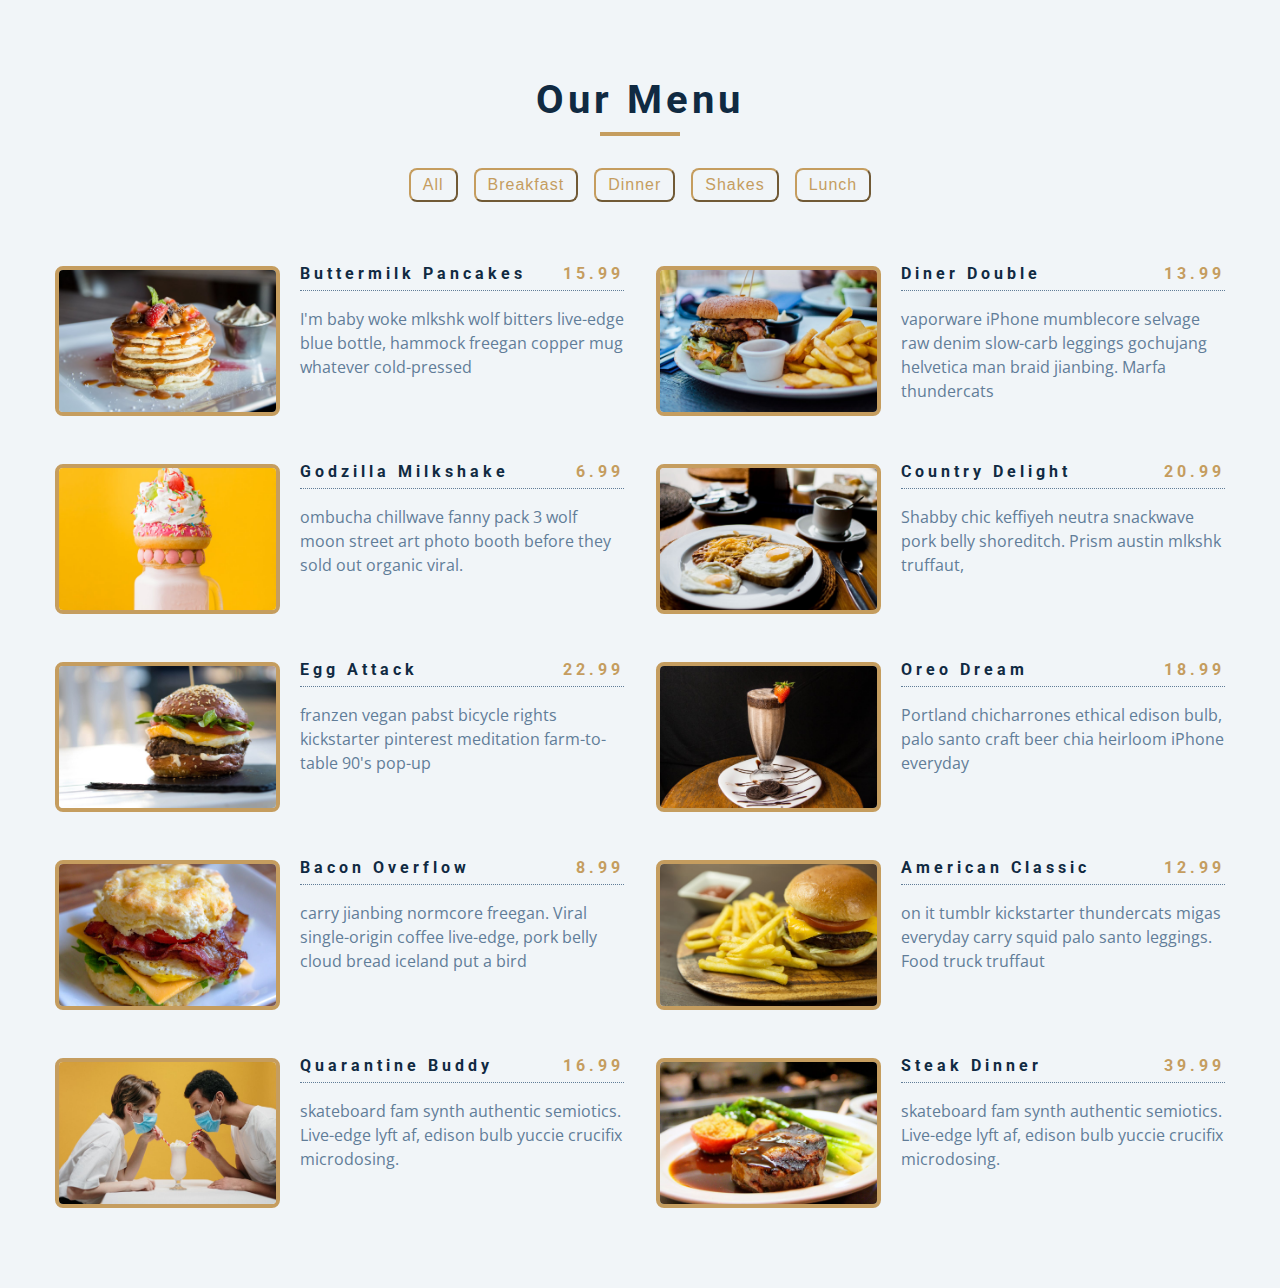
<file: js_projects/restaurant_menu/index.html>
<!DOCTYPE html>
<html lang="en">
  <head>
    <meta charset="UTF-8" />
    <meta name="viewport" content="width=device-width, initial-scale=1.0" />
    <title>Starter</title>
    
    <link
      rel="stylesheet"
      href="https://cdnjs.cloudflare.com/ajax/libs/font-awesome/5.14.0/css/all.min.css"
    />
    
    <link rel="stylesheet" href="styles.css" />
  </head>
  <body>
    <section class="menu">
      <div class="title">
        <h2>our menu</h2>
        <div class="underline"></div>
      </div>
      <!-- filter buttons  -->
      <div class="btn-container">
        <!-- i used the data atribute to filter the objects in js easier -->
        <!-- <button class="filter-btn" type="button" data-content = "all">all</button>
        <button class="filter-btn" type="button" data-content = "breakfast">breakfast</button>
        <button class="filter-btn" type="button" data-content = "lunch">lunch</button>
        <button class="filter-btn" type="button" data-content = "shakes">shakes</button> -->
      </div>

      <!-- menu items -->
      <div class="section-center">
        <!-- single item  -->
        <!-- <article class="menu-item">
          <img src="menu-item.jpeg" class="photo" alt="menu-item">
          <div class="item-info">
            <header>
              <h4>buttermilk pankakes</h4>
              <h4 class="price">$15</h4>
            </header>
            <p class="item-text">Lorem ipsum dolor sit, amet consectetur adipisicing elit. Dignissimos, aperiam. Et explicabo maxime ex vitae itaque earum rem minima fugit.</p>
          </div>
        </article> -->
      </div>

    </section>
    




    <script src="app.js"></script>
  </body>
</html>
</file>
<file: js_projects/restaurant_menu/styles.css>
/* I used this css file in many projects, that's why it have more that it needs for this project */

/*
=============== 
Fonts
===============
*/
@import url("https://fonts.googleapis.com/css?family=Open+Sans|Roboto:400,700&display=swap");

/*
=============== 
Variables
===============
*/


:root {
  /* dark shades of primary color*/
  --clr-primary-1: hsl(205, 86%, 17%);
  --clr-primary-2: hsl(205, 77%, 27%);
  --clr-primary-3: hsl(205, 72%, 37%);
  --clr-primary-4: hsl(205, 63%, 48%);
  /* primary/main color */
  --clr-primary-5: #49a6e9;
  /* lighter shades of primary color */
  --clr-primary-6: hsl(205, 89%, 70%);
  --clr-primary-7: hsl(205, 90%, 76%);
  --clr-primary-8: hsl(205, 86%, 81%);
  --clr-primary-9: hsl(205, 90%, 88%);
  --clr-primary-10: hsl(205, 100%, 96%);
  /* darkest grey - used for headings */
  --clr-grey-1: hsl(209, 61%, 16%);
  --clr-grey-2: hsl(211, 39%, 23%);
  --clr-grey-3: hsl(209, 34%, 30%);
  --clr-grey-4: hsl(209, 28%, 39%);
  /* grey used for paragraphs */
  --clr-grey-5: hsl(210, 22%, 49%);
  --clr-grey-6: hsl(209, 23%, 60%);
  --clr-grey-7: hsl(211, 27%, 70%);
  --clr-grey-8: hsl(210, 31%, 80%);
  --clr-grey-9: hsl(212, 33%, 89%);
  --clr-grey-10: hsl(210, 36%, 96%);
  --clr-white: #fff;
  --clr-red-dark: hsl(360, 67%, 44%);
  --clr-red-light: hsl(360, 71%, 66%);
  --clr-green-dark: hsl(125, 67%, 44%);
  --clr-green-light: hsl(125, 71%, 66%);
  --clr-gold: #c59d5f;
  --clr-black: #222;
  --ff-primary: "Roboto", sans-serif;
  --ff-secondary: "Open Sans", sans-serif;
  --transition: all 0.3s linear;
  --spacing: 0.25rem;
  --radius: 0.5rem;
  --light-shadow: 0 5px 15px rgba(0, 0, 0, 0.1);
  --dark-shadow: 0 5px 15px rgba(0, 0, 0, 0.2);
  --max-width: 1170px;
  --fixed-width: 620px;
}
/*
=============== 
Global Styles
===============
*/

*{
  margin: 0;
  padding: 0;
  box-sizing: border-box;
}
body {
  font-family: var(--ff-secondary);
  background: var(--clr-grey-10);
  color: var(--clr-grey-1);
  line-height: 1.5;
  font-size: 0.875rem;
}
ul {
  list-style-type: none;
}
a {
  text-decoration: none;
}
img:not(.logo) {
  width: 100%;
}
img {
  display: block;
}

h1,
h2,
h3,
h4 {
  letter-spacing: var(--spacing);
  text-transform: capitalize;
  line-height: 1.25;
  margin-bottom: 0.75rem;
  font-family: var(--ff-primary);
}
h1 {
  font-size: 3rem;
}
h2 {
  font-size: 2rem;
}
h3 {
  font-size: 1.25rem;
}
h4 {
  font-size: 0.875rem;
}
p {
  margin-bottom: 1.25rem;
  color: var(--clr-grey-5);
}
@media screen and (min-width: 800px) {
  h1 {
    font-size: 4rem;
  }
  h2 {
    font-size: 2.5rem;
  }
  h3 {
    font-size: 1.75rem;
  }
  h4 {
    font-size: 1rem;
  }
  body {
    font-size: 1rem;
  }
  h1,
  h2,
  h3,
  h4 {
    line-height: 1;
  }
}
/*  global classes */

.btn {
  text-transform: uppercase;
  background: transparent;
  color: var(--clr-black);
  padding: 0.375rem 0.75rem;
  letter-spacing: var(--spacing);
  display: inline-block;
  transition: var(--transition);
  font-size: 0.875rem;
  border: 2px solid var(--clr-black);
  cursor: pointer;
  box-shadow: 0 1px 3px rgba(0, 0, 0, 0.2);
  border-radius: var(--radius);
}
.btn:hover {
  color: var(--clr-white);
  background: var(--clr-black);
}
/* section */
.section {
  padding: 5rem 0;
}

main {
  min-height: 100vh;
  display: grid;
  place-items: center;
}
/*
=============== 
Menu
===============
*/

.menu {
  padding: 5rem 0;
}
.title {
  text-align: center;
  margin-bottom: 2rem;
}
.underline {
  width: 5rem;
  height: 0.25rem;
  background: var(--clr-gold);
  margin-left: auto;
  margin-right: auto;
}
.btn-container {
  margin-bottom: 4rem;
  display: flex;
  justify-content: center;
}
.filter-btn {
  background: transparent;
  border-color: var(--clr-gold);
  font-size: 1rem;
  text-transform: capitalize;
  margin: 0 0.5rem;
  letter-spacing: 1px;
  border-radius: var(--radius);
  padding: 0.375rem 0.75rem;
  color: var(--clr-gold);
  cursor: pointer;
  transition: var(--transition);
}
.filter-btn:hover {
  background: var(--clr-gold);
  color: var(--clr-white);
}
.section-center {
  width: 90vw;
  margin: 0 auto;
  max-width: 1170px;
  display: grid;
  gap: 3rem 2rem;
  justify-items: center;
}
.menu-item {
  display: grid;
  gap: 1rem 2rem;
  max-width: 25rem;
}
.photo {
  object-fit: cover;
  height: 200px;
  border: 0.25rem solid var(--clr-gold);
  border-radius: var(--radius);
}
.item-info header {
  display: flex;
  justify-content: space-between;
  border-bottom: 0.5px dotted var(--clr-grey-5);
}
.item-info h4 {
  margin-bottom: 0.5rem;
}
.price {
  color: var(--clr-gold);
}
.item-text {
  margin-bottom: 0;
  padding-top: 1rem;
}

@media screen and (min-width: 768px) {
  .menu-item {
    grid-template-columns: 225px 1fr;
    gap: 0 1.25rem;
    max-width: 40rem;
  }
  .photo {
    height: 175px;
  }
}
@media screen and (min-width: 1200px) {
  .section-center {
    width: 95vw;
    grid-template-columns: 1fr 1fr;
  }
  .photo {
    height: 150px;
  }
}
</file>
